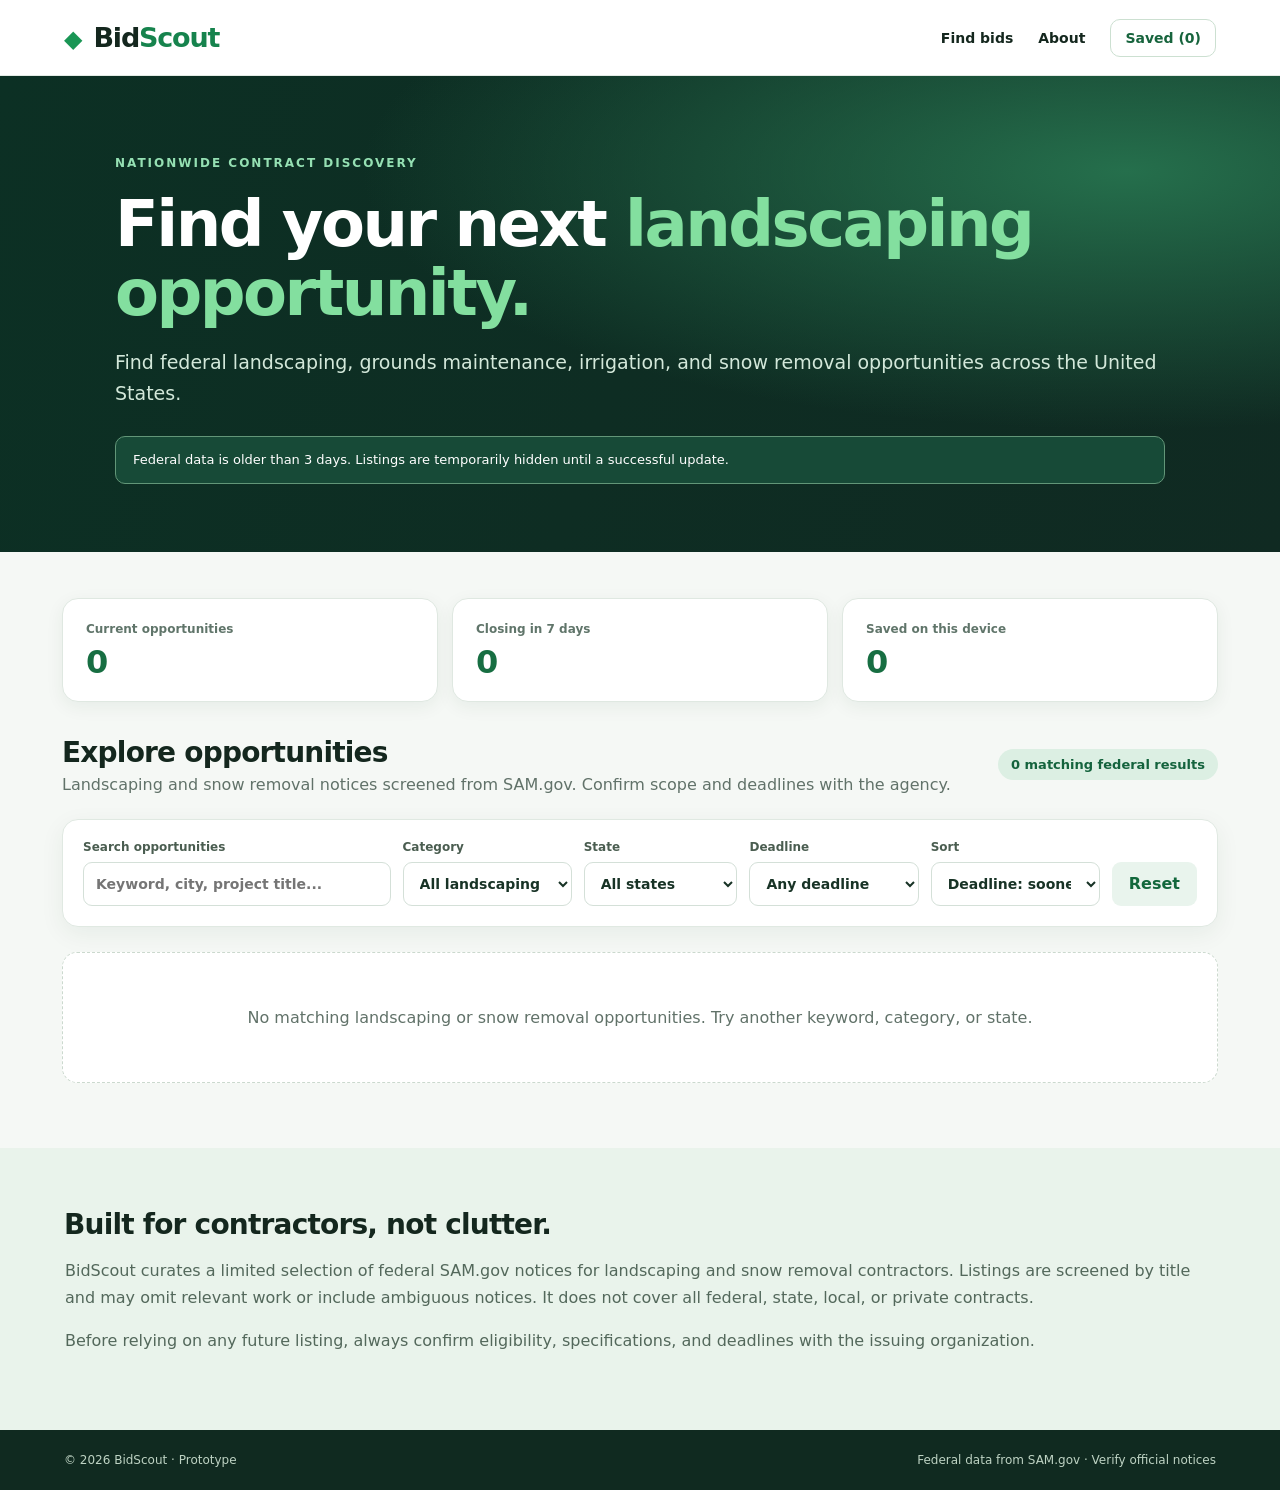
<file: index.html>
<!doctype html><html lang="en"><head><meta charset="utf-8"><meta name="viewport" content="width=device-width,initial-scale=1"><meta name="description" content="BidScout helps contractors explore landscaping bid opportunities. Federal opportunities sourced from SAM.gov when updated; verify all deadlines with the issuing agency."><title>BidScout | Landscaping Bid Finder</title><link rel="stylesheet" href="styles.css"></head><body><header class="top"><a class="brand" href="#home"><span class="leaf">◆</span> Bid<span>Scout</span></a><nav><a href="#opportunities">Find bids</a><a href="#about">About</a><button id="savedToggle" class="ghost" type="button">Saved (<span id="savedCount">0</span>)</button></nav></header><main id="home"><section class="hero"><div class="eyebrow">NATIONWIDE CONTRACT DISCOVERY</div><h1>Find your next <em>landscaping opportunity.</em></h1><p>Search landscaping, grounds maintenance, irrigation, and snow removal opportunities across the United States.</p><div class="notice" id="dataStatus"><strong>Loading:</strong> Checking the latest SAM.gov data…</div></section><section id="opportunities" class="content"><div class="stats" aria-label="Opportunity summary"><div><small>Current opportunities</small><strong id="totalCount">—</strong></div><div><small>Closing in 7 days</small><strong id="soonCount">—</strong></div><div><small>Saved on this device</small><strong id="dashboardSaved">0</strong></div></div><div class="section-title"><div><h2>Explore opportunities</h2><p>Browse federal notices curated from SAM.gov. Always verify details with the agency.</p></div><span id="resultCount" class="count"></span></div><div class="filters"><label class="searchlabel">Search opportunities<input id="search" type="search" placeholder="Keyword, city, project title..."></label><label>Category<select id="category"><option value="all">All categories</option><option>Landscaping</option><option>Grounds Maintenance</option><option>Snow Removal</option><option>Irrigation</option><option>Hardscaping</option></select></label><label>State<select id="state"><option value="all">All states</option></select></label><label>Deadline<select id="deadlineFilter"><option value="all">Any deadline</option><option value="7">Next 7 days</option><option value="30">Next 30 days</option><option value="unknown">Not specified</option></select></label><label>Sort<select id="sort"><option value="deadline">Deadline: soonest</option><option value="title">Project name</option><option value="posted">Newest posted</option><option value="state">State</option></select></label><button id="clear" class="clear" type="button">Reset</button></div><div id="cards" class="cards" aria-live="polite"></div><div id="empty" class="empty" hidden>No matching federal opportunities in the current feed. Try another keyword or filter.</div></section><section id="about" class="about"><h2>Built for contractors, not clutter.</h2><p>BidScout is an early-stage discovery tool showing a limited selection of federal SAM.gov notices. It does not cover all federal, state, municipal, or private contracts. Some notices may be informational rather than open solicitations. Saved items are stored only in your browser.</p><p>Before relying on any future listing, always confirm eligibility, specifications, and deadlines with the issuing organization.</p></section></main><footer><span>© <span id="year"></span> BidScout · Prototype</span><span>Federal data from SAM.gov · Verify official notices</span></footer><script src="app.js"></script></body></html>
</file>
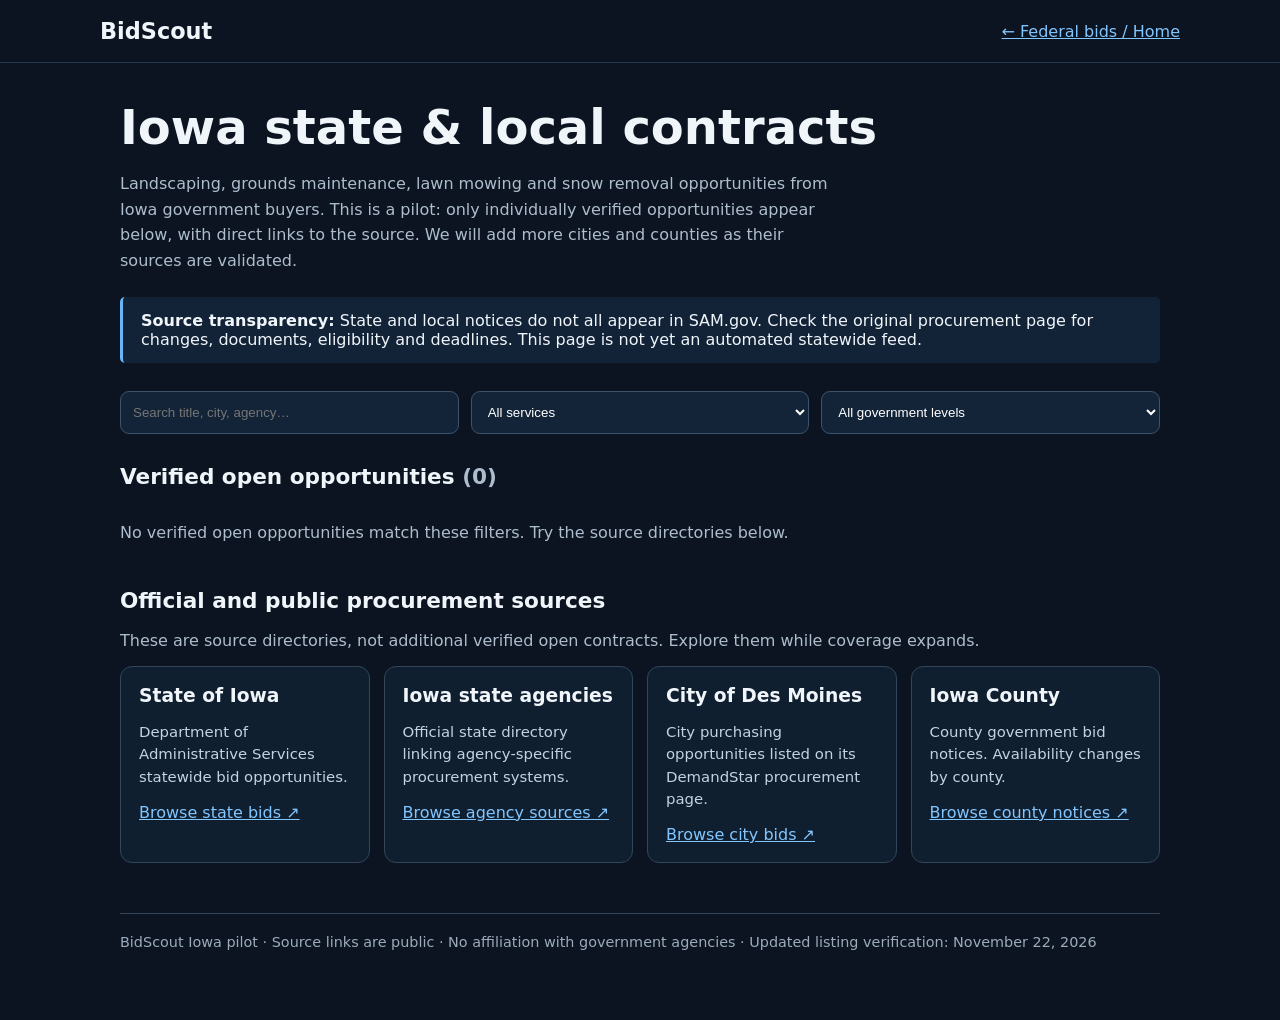
<file: iowa.html>
<!doctype html>
<html lang="en"><head><meta charset="utf-8"><meta name="viewport" content="width=device-width,initial-scale=1"><meta name="description" content="BidScout Iowa state, county and city landscaping and snow removal opportunities."><title>Iowa State & Local Bids | BidScout</title><style>
:root{color-scheme:dark;font-family:system-ui,-apple-system,Segoe UI,sans-serif;background:#0b1420;color:#f0f5fa}*{box-sizing:border-box}body{margin:0}a{color:#82c6ff}header{border-bottom:1px solid #26374a;padding:18px max(20px,calc((100vw - 1080px)/2));display:flex;justify-content:space-between;align-items:center;gap:14px}header strong{font-size:1.4rem}main{max-width:1080px;margin:auto;padding:36px 20px 70px}h1{font-size:clamp(1.8rem,4vw,3rem);margin:0 0 12px}.muted{color:#aebdcd}.lead{max-width:730px;line-height:1.6}.notice{border-left:3px solid #69b5f8;background:#122337;padding:14px 18px;margin:24px 0;border-radius:5px}.toolbar{display:flex;flex-wrap:wrap;gap:12px;margin:28px 0 18px}input,select{background:#132439;border:1px solid #3c536b;border-radius:9px;color:white;padding:12px;min-width:180px;flex:1}section{margin-top:30px}h2{font-size:1.35rem}.cards{display:grid;gap:14px}.card{border:1px solid #31465b;background:#101f30;border-radius:12px;padding:20px}.card h3{margin:4px 0 10px}.tags{display:flex;gap:8px;flex-wrap:wrap;margin-bottom:12px}.tag{border:1px solid #38516a;background:#1a334a;border-radius:30px;padding:5px 10px;font-size:.8rem}.details{display:flex;flex-wrap:wrap;gap:12px;color:#c4d2e1;font-size:.92rem}.card p{line-height:1.5}.actions{margin-top:15px;display:flex;gap:12px;align-items:center;flex-wrap:wrap}.btn{display:inline-block;background:#227ad2;color:white;text-decoration:none;padding:10px 15px;border-radius:8px;font-weight:650}.sources{display:grid;grid-template-columns:repeat(auto-fit,minmax(220px,1fr));gap:14px}.source{border:1px solid #31465b;border-radius:12px;padding:18px;background:#101f30}.source h3{margin:0 0 8px}.source p{color:#c4d2e1;font-size:.93rem;line-height:1.5}footer{margin-top:50px;border-top:1px solid #31465b;padding-top:20px;color:#9cabbc;font-size:.9rem}button{cursor:pointer;background:#223a53;color:white;border:1px solid #45627f;border-radius:8px;padding:10px 13px}
</style></head><body><header><strong>BidScout</strong><a href="./">← Federal bids / Home</a></header><main><h1>Iowa state & local contracts</h1><p class="lead muted">Landscaping, grounds maintenance, lawn mowing and snow removal opportunities from Iowa government buyers. This is a pilot: only individually verified opportunities appear below, with direct links to the source. We will add more cities and counties as their sources are validated.</p><div class="notice"><strong>Source transparency:</strong> State and local notices do not all appear in SAM.gov. Check the original procurement page for changes, documents, eligibility and deadlines. This page is not yet an automated statewide feed.</div><div class="toolbar"><input id="q" type="search" placeholder="Search title, city, agency…" aria-label="Search bids"><select id="category" aria-label="Service category"><option value="">All services</option><option>Landscaping</option><option>Snow Removal</option></select><select id="level" aria-label="Government level"><option value="">All government levels</option><option>State</option><option>County</option><option>City</option></select></div><section><h2>Verified open opportunities <span id="count" class="muted"></span></h2><div id="cards" class="cards"></div></section><section><h2>Official and public procurement sources</h2><p class="muted">These are source directories, not additional verified open contracts. Explore them while coverage expands.</p><div class="sources"><div class="source"><h3>State of Iowa</h3><p>Department of Administrative Services statewide bid opportunities.</p><a href="https://bidopportunities.iowa.gov/Home" target="_blank" rel="noopener noreferrer">Browse state bids ↗</a></div><div class="source"><h3>Iowa state agencies</h3><p>Official state directory linking agency-specific procurement systems.</p><a href="https://das.iowa.gov/vendors/bidding-opportunities" target="_blank" rel="noopener noreferrer">Browse agency sources ↗</a></div><div class="source"><h3>City of Des Moines</h3><p>City purchasing opportunities listed on its DemandStar procurement page.</p><a href="https://www.demandstar.com/app/agencies/iowa/city-of-des-moines-ia/procurement-opportunities/ddc5e565-e8b8-4bff-9334-79caed1fb444/" target="_blank" rel="noopener noreferrer">Browse city bids ↗</a></div><div class="source"><h3>Iowa County</h3><p>County government bid notices. Availability changes by county.</p><a href="https://iowacounty.iowa.gov/bid_notices/" target="_blank" rel="noopener noreferrer">Browse county notices ↗</a></div></div></section><footer>BidScout Iowa pilot · Source links are public · No affiliation with government agencies · Updated listing verification: November 22, 2026</footer></main><script>
'use strict';
// Curated records: add only after verifying that a notice is active and directly sourced.
const bids=[{id:'des-moines-W27-178',title:'Streetscape Landscape and Planter Maintenance',agency:'City of Des Moines',city:'Des Moines',state:'IA',level:'City',category:'Landscaping',deadline:'2026-12-02',posted:'2026-10-27',source:'https://www.demandstar.com/app/agencies/iowa/city-of-des-moines-ia/procurement-opportunities/ddc5e565-e8b8-4bff-9334-79caed1fb444/',description:'City procurement listing: Request for Quotation W27-178. Check DemandStar for solicitation documents and submission instructions.'}];
const q=document.querySelector('#q'),category=document.querySelector('#category'),level=document.querySelector('#level'),cards=document.querySelector('#cards'),count=document.querySelector('#count');
function daysUntil(date){const today=new Date();const utcToday=Date.UTC(today.getFullYear(),today.getMonth(),today.getDate());return Math.round((Date.parse(date+'T00:00:00Z')-utcToday)/86400000)}
function el(tag,cls,text){const e=document.createElement(tag);if(cls)e.className=cls;if(text!==undefined)e.textContent=text;return e}
function render(){cards.replaceChildren();const term=q.value.trim().toLowerCase();const matches=bids.filter(b=>daysUntil(b.deadline)>=0&&(!category.value||b.category===category.value)&&(!level.value||b.level===level.value)&&[b.title,b.agency,b.city,b.category].join(' ').toLowerCase().includes(term));count.textContent=`(${matches.length})`;if(!matches.length){cards.append(el('p','muted','No verified open opportunities match these filters. Try the source directories below.'));return}for(const b of matches){const card=el('article','card'),tags=el('div','tags');for(const t of [b.level,b.category,b.city+', '+b.state])tags.append(el('span','tag',t));card.append(tags,el('h3','',b.title));const details=el('div','details');details.append(el('span','',b.agency),el('span','',`Due ${b.deadline} · ${daysUntil(b.deadline)} day(s) remaining`));card.append(details,el('p','muted',b.description));const actions=el('div','actions'),link=el('a','btn','View original notice ↗');link.href=b.source;link.target='_blank';link.rel='noopener noreferrer';actions.append(link);card.append(actions);cards.append(card)}}[q,category,level].forEach(x=>x.addEventListener('input',render));render();
</script></body></html>
</file>
<file: styles.css>
:root{font-family:Inter,ui-sans-serif,system-ui,-apple-system,Segoe UI,sans-serif;color:#14271e;background:#f5f8f5}*{box-sizing:border-box}body{margin:0}button,input,select{font:inherit}button{cursor:pointer}a{color:inherit;text-decoration:none}.top{height:76px;display:flex;justify-content:space-between;align-items:center;padding:0 max(5vw,20px);background:#fff;border-bottom:1px solid #e3ebe5}.brand{font-size:27px;font-weight:850;letter-spacing:-1.2px}.brand span:last-child{color:#16834d}.leaf{color:#1a9655;font-size:24px;margin-right:4px}.top nav{display:flex;align-items:center;gap:25px;font-size:14px;font-weight:650}.ghost{border:1px solid #cce0d1;background:#fff;padding:10px 14px;border-radius:10px;color:#17643d;font-weight:750}.hero{padding:80px max(5vw,20px) 68px;background:radial-gradient(ellipse at 88% 20%,#256f4c 0,transparent 48%),linear-gradient(110deg,#0c3024,#102a22);color:#fff}.hero>*{max-width:1050px;margin-left:auto;margin-right:auto}.eyebrow{font-size:12px;letter-spacing:2px;color:#95e0b3;font-weight:800}.hero h1{font-size:clamp(37px,5vw,67px);line-height:1.08;letter-spacing:-2.5px;margin-top:20px;margin-bottom:19px;max-width:1050px}.hero em{font-style:normal;color:#83df9f}.hero p{font-size:19px;line-height:1.6;color:#d3e8da;max-width:1050px}.notice{border:1px solid #629678;background:#174a37;padding:13px 17px;border-radius:10px;font-size:13px;line-height:1.6;margin-top:28px}.content{max-width:1200px;margin:auto;padding:46px 22px 65px}.section-title{display:flex;align-items:center;justify-content:space-between;gap:16px}.section-title h2,.about h2{font-size:28px;letter-spacing:-.8px;margin:0 0 6px}.section-title p{margin:0;color:#617269}.count{background:#dcefe3;color:#14633d;padding:8px 13px;border-radius:25px;font-size:13px;font-weight:800;white-space:nowrap}.filters{display:grid;grid-template-columns:2fr 1.2fr 1fr 1.2fr auto;gap:12px;align-items:end;background:#fff;padding:20px;margin:25px 0;border:1px solid #e0e9e2;border-radius:16px;box-shadow:0 7px 24px #173b2510}.filters label{font-size:12px;font-weight:800;color:#4a5d50;display:flex;flex-direction:column;gap:8px}.filters input,.filters select{width:100%;min-width:0;height:44px;border:1px solid #d4e0d8;border-radius:9px;background:#fff;padding:0 12px;color:#183326;font-size:14px}.clear{height:44px;padding:0 17px;background:#e9f4ed;color:#12683c;border:0;border-radius:9px;font-weight:800}.cards{display:grid;gap:15px}.card{background:#fff;border:1px solid #dfe8e1;border-radius:15px;padding:22px;box-shadow:0 5px 18px #163e2110;display:grid;grid-template-columns:1fr auto;gap:20px}.card h3{margin:10px 0 10px;font-size:20px;letter-spacing:-.35px}.pill{display:inline-block;background:#fff1dc;color:#946018;border-radius:30px;font-size:11px;font-weight:850;padding:5px 10px}.meta{color:#586b5e;font-size:14px;display:flex;flex-wrap:wrap;gap:15px}.card p{line-height:1.55;color:#4c5f52;margin-bottom:0}.side{display:flex;flex-direction:column;justify-content:center;align-items:flex-end;gap:11px;min-width:160px}.date{font-size:13px;color:#3d5144}.date strong{display:block;color:#183c2a;font-size:15px;margin-top:3px}.save{border:1px solid #b8d6c4;background:#fff;color:#187543;border-radius:9px;padding:10px 15px;font-weight:750}.save.active{background:#167644;color:white}.empty{padding:55px;text-align:center;background:white;border:1px dashed #cbd9ce;border-radius:15px;color:#617269}.about{padding:60px max(5vw,20px);background:#e9f3eb}.about>*{max-width:1150px;margin-left:auto;margin-right:auto}.about p{line-height:1.7;color:#53685b}footer{background:#102a20;color:#bed3c3;padding:23px max(5vw,20px);display:flex;justify-content:space-between;gap:15px;font-size:12px}@media(max-width:850px){.filters{grid-template-columns:1fr 1fr}.searchlabel{grid-column:1/-1}.clear{grid-column:1/-1}.top nav{gap:10px}.top nav a{display:none}}@media(max-width:580px){.hero{padding-top:55px}.hero h1{letter-spacing:-1.4px}.card{grid-template-columns:1fr}.side{align-items:flex-start;flex-direction:row;justify-content:space-between;min-width:0}.filters{grid-template-columns:1fr}.filters label,.searchlabel,.clear{grid-column:1/-1}footer{flex-direction:column}.section-title{align-items:flex-start;flex-direction:column}}
.source-link{display:inline-block;text-align:center;text-decoration:none;background:#0e773e;color:white;border-radius:9px;padding:11px 13px;font-weight:700;font-size:14px}.source-link:hover{background:#095c2e}.notice{line-height:1.5}

/* Version 3 dashboard improvements */
.stats{display:grid;grid-template-columns:repeat(3,minmax(0,1fr));gap:14px;margin-bottom:34px}.stats>div{padding:23px;background:#fff;border:1px solid #dfe8e1;border-radius:16px;box-shadow:0 5px 18px #163e2110}.stats small{display:block;font-size:12px;color:#60756a;font-weight:750;margin-bottom:10px}.stats strong{display:block;font-size:32px;line-height:1;color:#176e42;letter-spacing:-1px}.filters{grid-template-columns:2fr 1.1fr 1fr 1.1fr 1.1fr auto}.card:hover{border-color:#9bc6aa;box-shadow:0 8px 25px #163e211c}.source-link:focus-visible,.save:focus-visible,input:focus-visible,select:focus-visible{outline:3px solid #6ac995;outline-offset:2px}@media(max-width:1000px){.filters{grid-template-columns:repeat(3,minmax(0,1fr))}.searchlabel{grid-column:1/-1}}@media(max-width:650px){.stats{grid-template-columns:1fr 1fr}.stats>div:last-child{grid-column:1/-1}.filters{grid-template-columns:1fr 1fr}.searchlabel{grid-column:1/-1}.clear{grid-column:1/-1}}@media(max-width:440px){.filters{grid-template-columns:1fr}.filters label,.searchlabel,.clear{grid-column:1/-1}}
</file>
